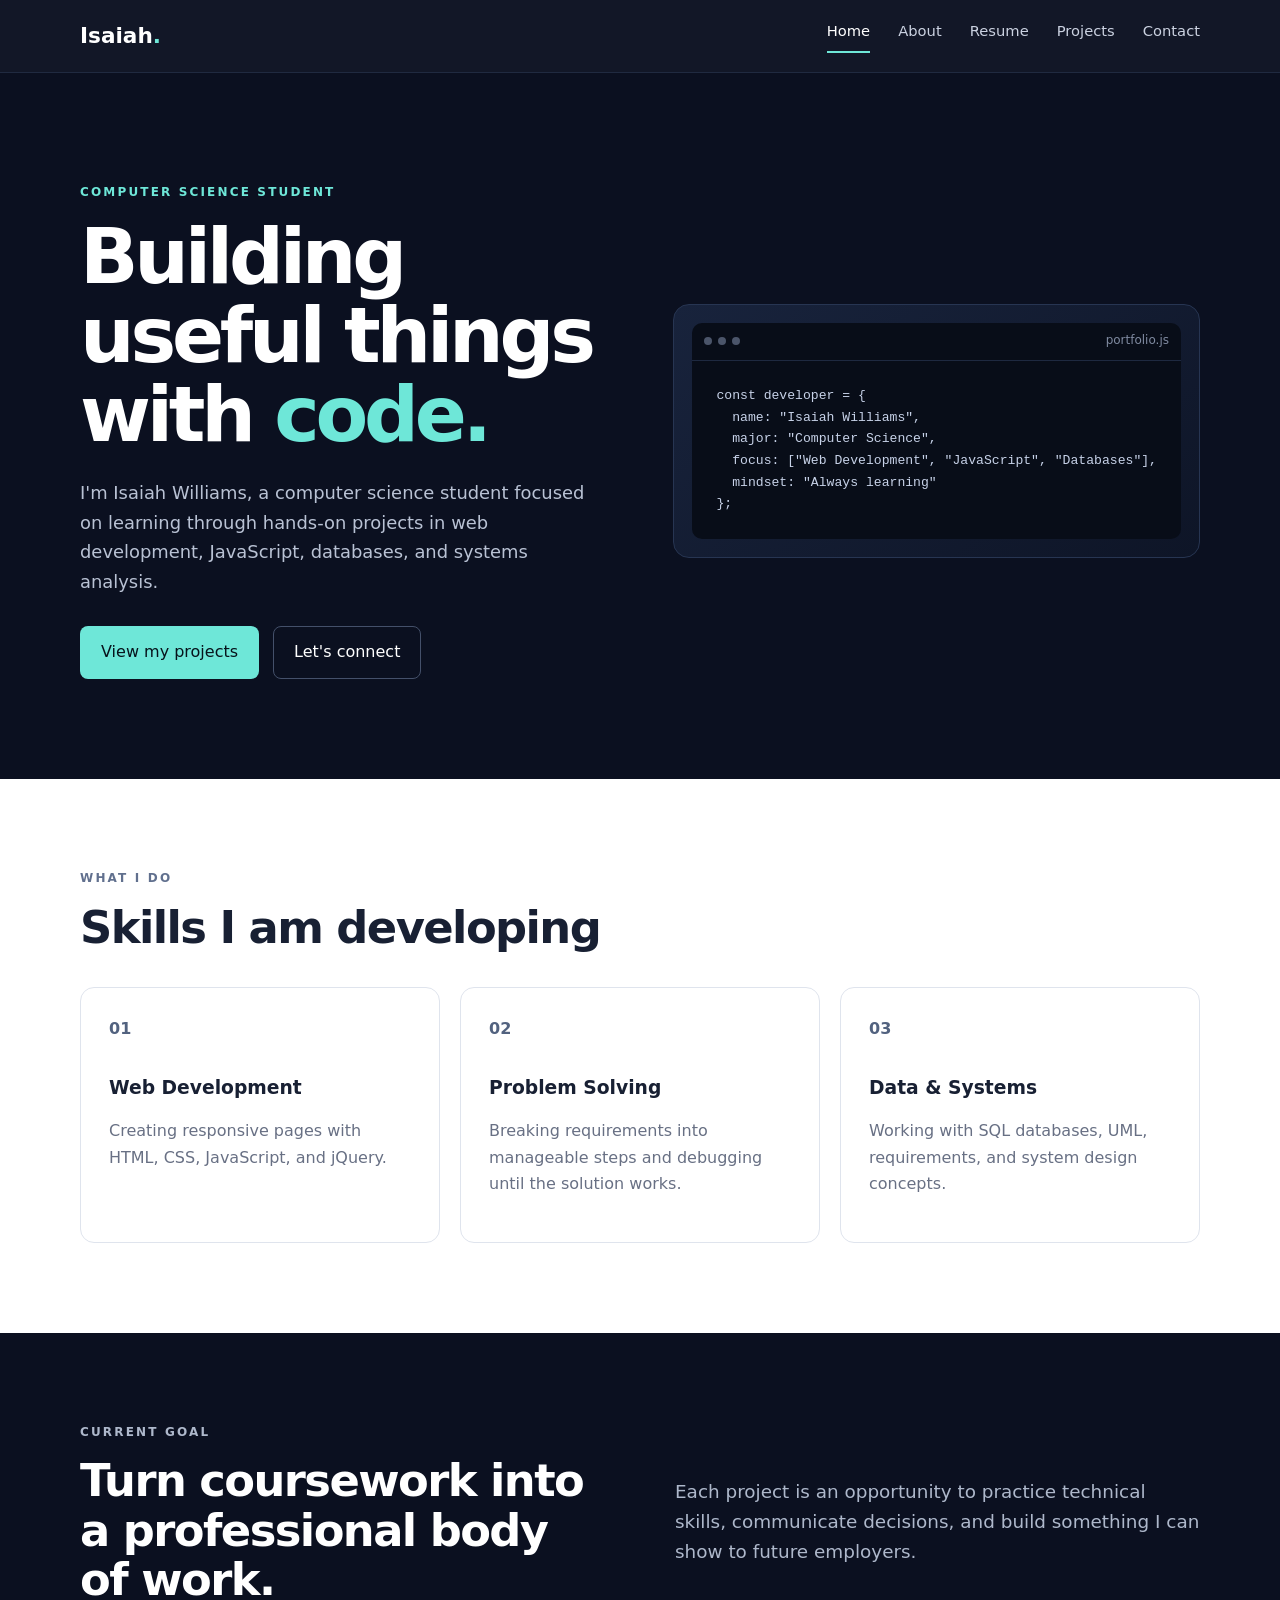
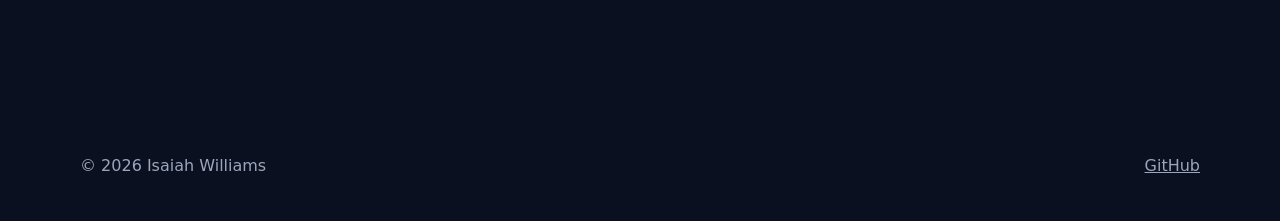
<file: index.html>
<!doctype html><html lang="en"><head><meta charset="utf-8"><meta name="viewport" content="width=device-width,initial-scale=1"><meta name="description" content="Isaiah Williams - Computer Science portfolio"><title>Isaiah Williams | Portfolio</title><link rel="stylesheet" href="styles.css"></head><body><header><nav class="nav container" aria-label="Main navigation"><a class="brand" href="index.html">Isaiah<span>.</span></a><button class="menu-toggle" aria-expanded="false" aria-controls="nav-links">☰</button><div id="nav-links" class="nav-links"><a class="active" href="index.html">Home</a><a href="about.html">About</a><a href="resume.html">Resume</a><a href="projects.html">Projects</a><a href="contact.html">Contact</a></div></nav></header><main><section class="hero"><div class="container hero-grid"><div><p class="eyebrow">COMPUTER SCIENCE STUDENT</p><h1>Building useful things with <span>code.</span></h1><p class="lead">I'm Isaiah Williams, a computer science student focused on learning through hands-on projects in web development, JavaScript, databases, and systems analysis.</p><div class="button-row"><a class="button primary" href="projects.html">View my projects</a><a class="button secondary" href="contact.html">Let's connect</a></div></div><div class="hero-card"><div class="code-window"><div class="window-bar"><i></i><i></i><i></i><span>portfolio.js</span></div><pre><code>const developer = {
  name: "Isaiah Williams",
  major: "Computer Science",
  focus: ["Web Development", "JavaScript", "Databases"],
  mindset: "Always learning"
};</code></pre></div></div></div></section><section class="section"><div class="container"><div class="section-heading"><p class="eyebrow">WHAT I DO</p><h2>Skills I am developing</h2></div><div class="feature-grid"><article class="feature-card"><div class="icon">01</div><h3>Web Development</h3><p>Creating responsive pages with HTML, CSS, JavaScript, and jQuery.</p></article><article class="feature-card"><div class="icon">02</div><h3>Problem Solving</h3><p>Breaking requirements into manageable steps and debugging until the solution works.</p></article><article class="feature-card"><div class="icon">03</div><h3>Data & Systems</h3><p>Working with SQL databases, UML, requirements, and system design concepts.</p></article></div></div></section><section class="section dark"><div class="container split"><div><p class="eyebrow">CURRENT GOAL</p><h2>Turn coursework into a professional body of work.</h2></div><p>Each project is an opportunity to practice technical skills, communicate decisions, and build something I can show to future employers.</p></div></section></main><footer><div class="container footer-inner"><p>© 2026 Isaiah Williams</p><a href="https://github.com/isaiah0713/zay">GitHub</a></div></footer><script src="script.js"></script></body></html>
</file>
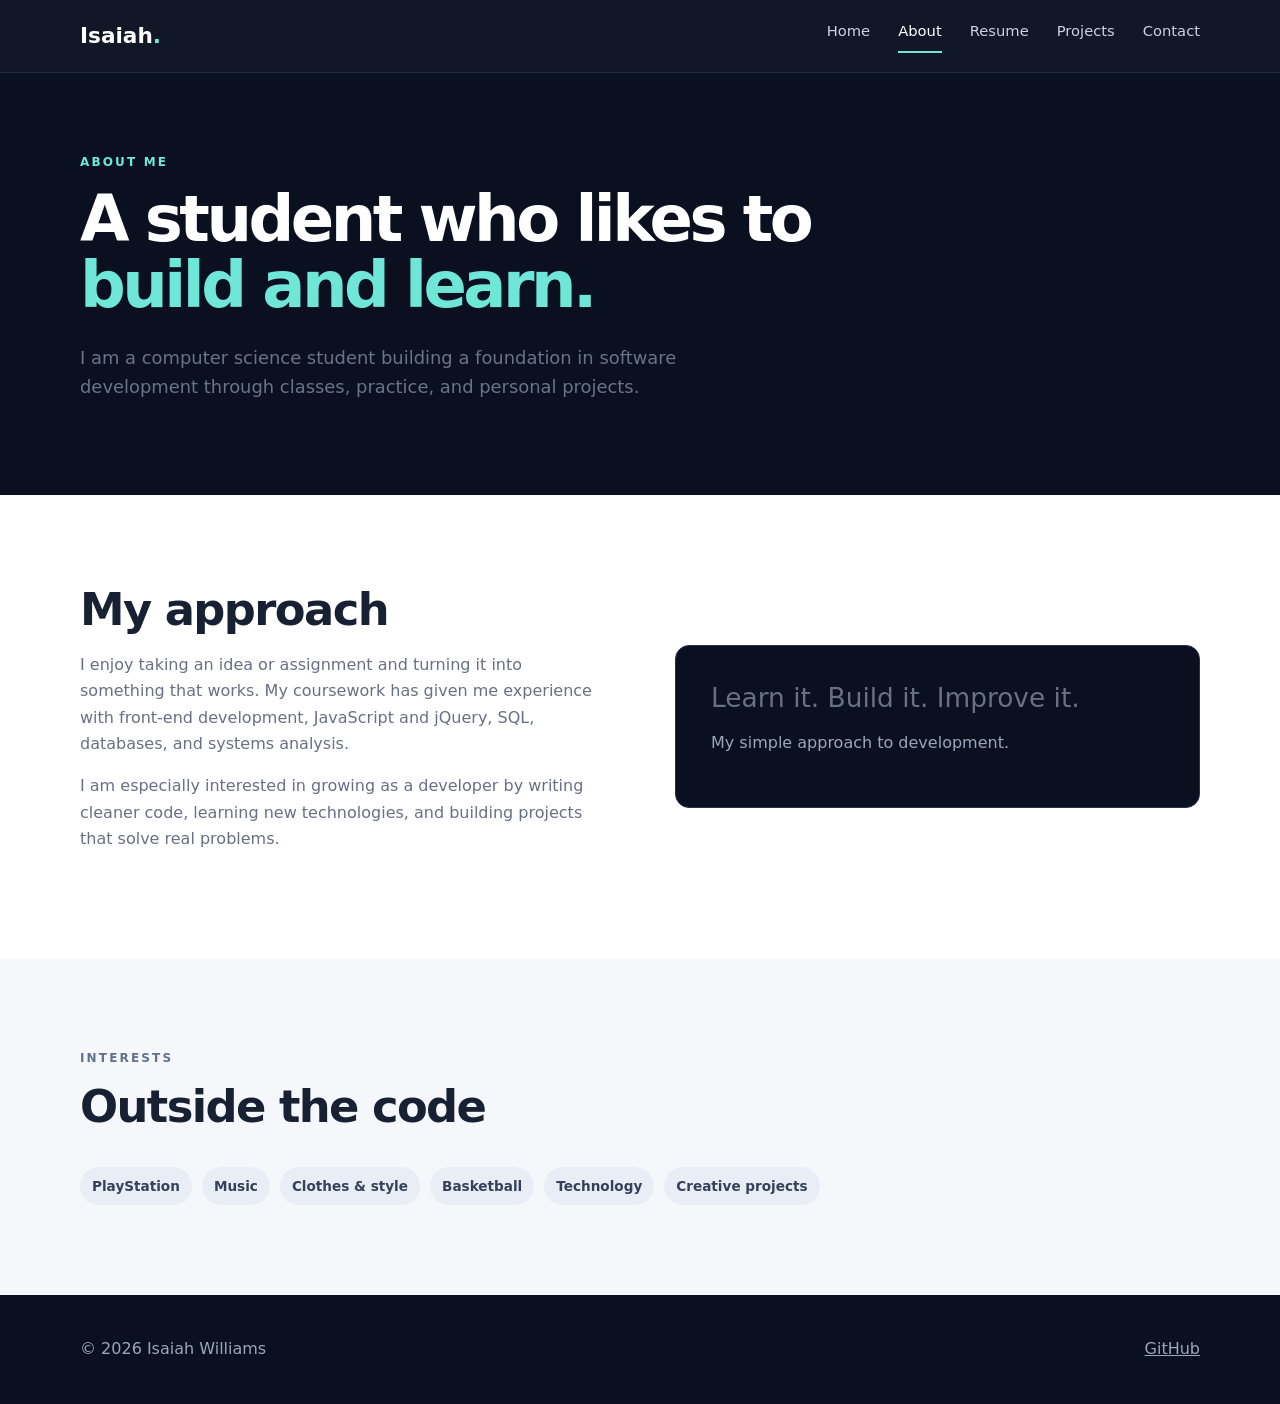
<file: about.html>
<!doctype html><html lang="en"><head><meta charset="utf-8"><meta name="viewport" content="width=device-width,initial-scale=1"><meta name="description" content="About Isaiah Williams"><title>About | Isaiah Williams</title><link rel="stylesheet" href="styles.css"></head><body><header><nav class="nav container" aria-label="Main navigation"><a class="brand" href="index.html">Isaiah<span>.</span></a><button class="menu-toggle" aria-expanded="false" aria-controls="nav-links">☰</button><div id="nav-links" class="nav-links"><a href="index.html">Home</a><a class="active" href="about.html">About</a><a href="resume.html">Resume</a><a href="projects.html">Projects</a><a href="contact.html">Contact</a></div></nav></header><main class="page"><section class="page-hero"><div class="container"><p class="eyebrow">ABOUT ME</p><h1>A student who likes to <span>build and learn.</span></h1><p class="lead narrow">I am a computer science student building a foundation in software development through classes, practice, and personal projects.</p></div></section><section class="section"><div class="container about-grid"><div><h2>My approach</h2><p>I enjoy taking an idea or assignment and turning it into something that works. My coursework has given me experience with front-end development, JavaScript and jQuery, SQL, databases, and systems analysis.</p><p>I am especially interested in growing as a developer by writing cleaner code, learning new technologies, and building projects that solve real problems.</p></div><aside class="quote-card"><p class="quote">Learn it. Build it. Improve it.</p><p class="muted">My simple approach to development.</p></aside></div></section><section class="section alt"><div class="container"><div class="section-heading"><p class="eyebrow">INTERESTS</p><h2>Outside the code</h2></div><div class="tag-list"><span>PlayStation</span><span>Music</span><span>Clothes & style</span><span>Basketball</span><span>Technology</span><span>Creative projects</span></div></div></section></main><footer><div class="container footer-inner"><p>© 2026 Isaiah Williams</p><a href="https://github.com/isaiah0713/zay">GitHub</a></div></footer><script src="script.js"></script></body></html>
</file>
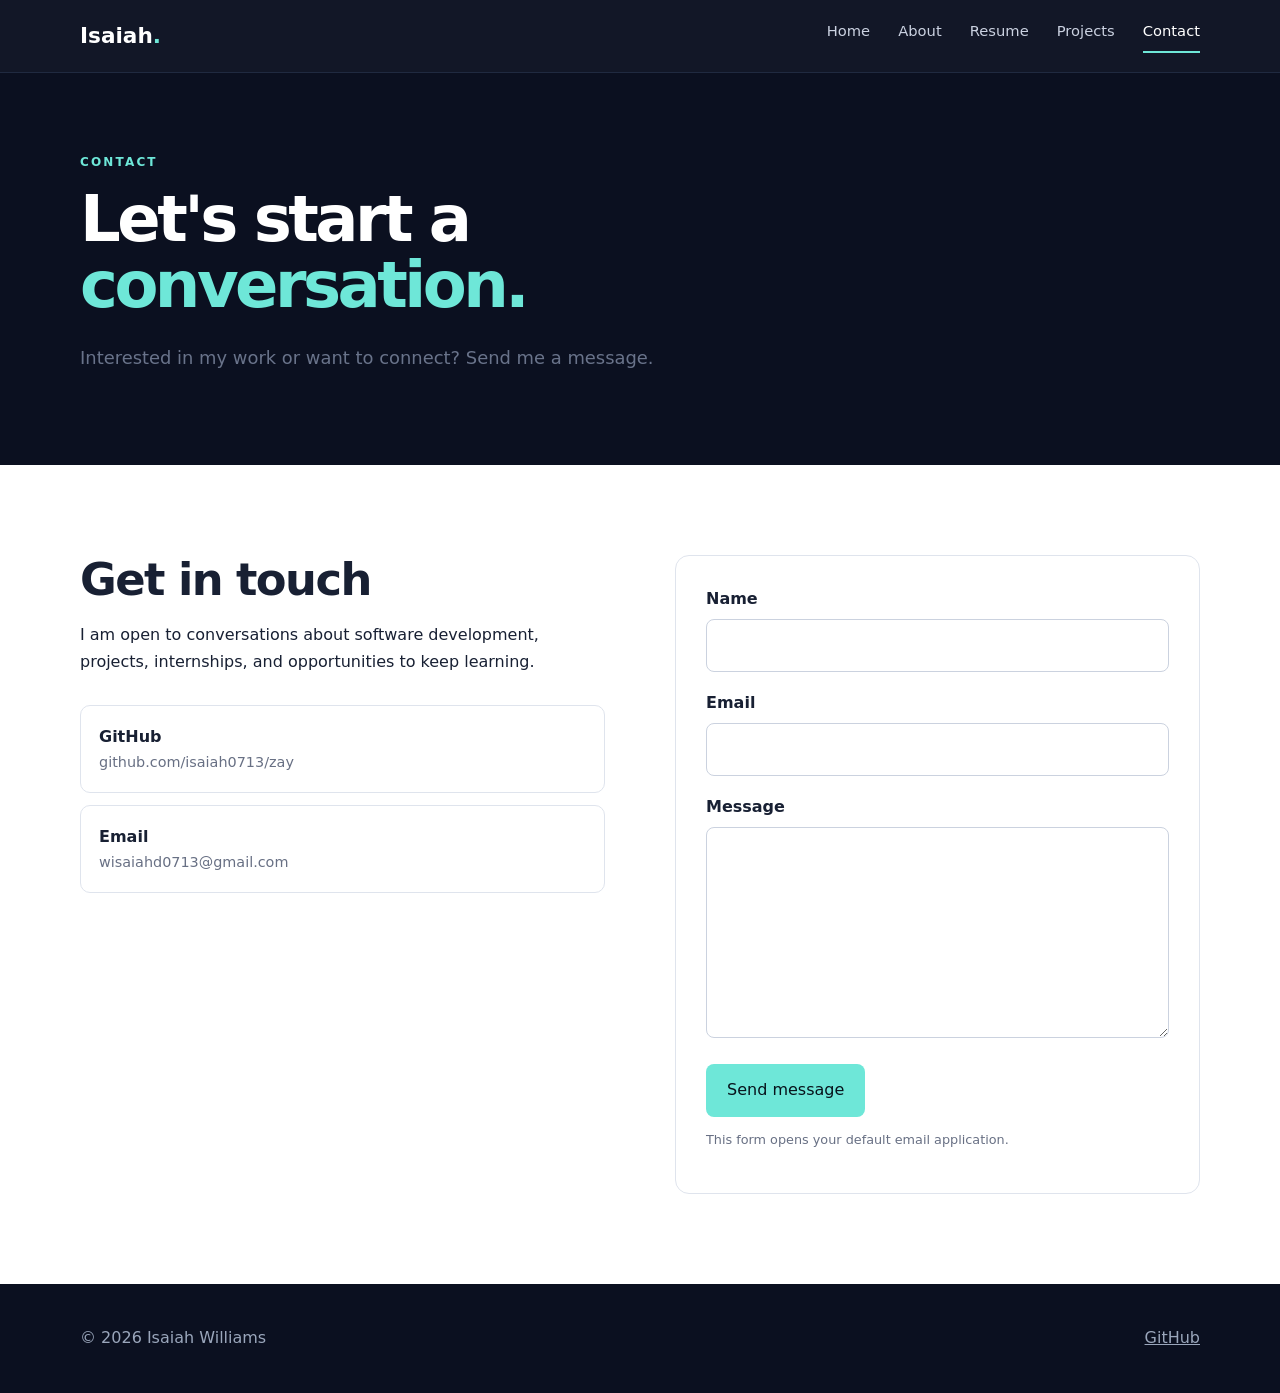
<file: contact.html>
<!doctype html><html lang="en"><head><meta charset="utf-8"><meta name="viewport" content="width=device-width,initial-scale=1"><meta name="description" content="Contact Isaiah Williams"><title>Contact | Isaiah Williams</title><link rel="stylesheet" href="styles.css"></head><body><header><nav class="nav container" aria-label="Main navigation"><a class="brand" href="index.html">Isaiah<span>.</span></a><button class="menu-toggle" aria-expanded="false" aria-controls="nav-links">☰</button><div id="nav-links" class="nav-links"><a href="index.html">Home</a><a href="about.html">About</a><a href="resume.html">Resume</a><a href="projects.html">Projects</a><a class="active" href="contact.html">Contact</a></div></nav></header><main class="page"><section class="page-hero"><div class="container"><p class="eyebrow">CONTACT</p><h1>Let's start a <span>conversation.</span></h1><p class="lead narrow">Interested in my work or want to connect? Send me a message.</p></div></section><section class="section"><div class="container contact-grid"><div><h2>Get in touch</h2><p>I am open to conversations about software development, projects, internships, and opportunities to keep learning.</p><div class="contact-links"><a href="https://github.com/isaiah0713/zay"><strong>GitHub</strong><span>github.com/isaiah0713/zay</span></a><a href="mailto:wisaiahd0713@gmail.com"><strong>Email</strong><span>wisaiahd0713@gmail.com</span></a></div></div><form class="contact-form" action="mailto:wisaiahd0713@gmail.com" method="post" enctype="text/plain"><label for="name">Name</label><input id="name" name="name" required><label for="email">Email</label><input id="email" name="email" type="email" required><label for="message">Message</label><textarea id="message" name="message" rows="7" required></textarea><button class="button primary" type="submit">Send message</button><p class="form-note">This form opens your default email application.</p></form></div></section></main><footer><div class="container footer-inner"><p>© 2026 Isaiah Williams</p><a href="https://github.com/isaiah0713/zay">GitHub</a></div></footer><script src="script.js"></script></body></html>
</file>
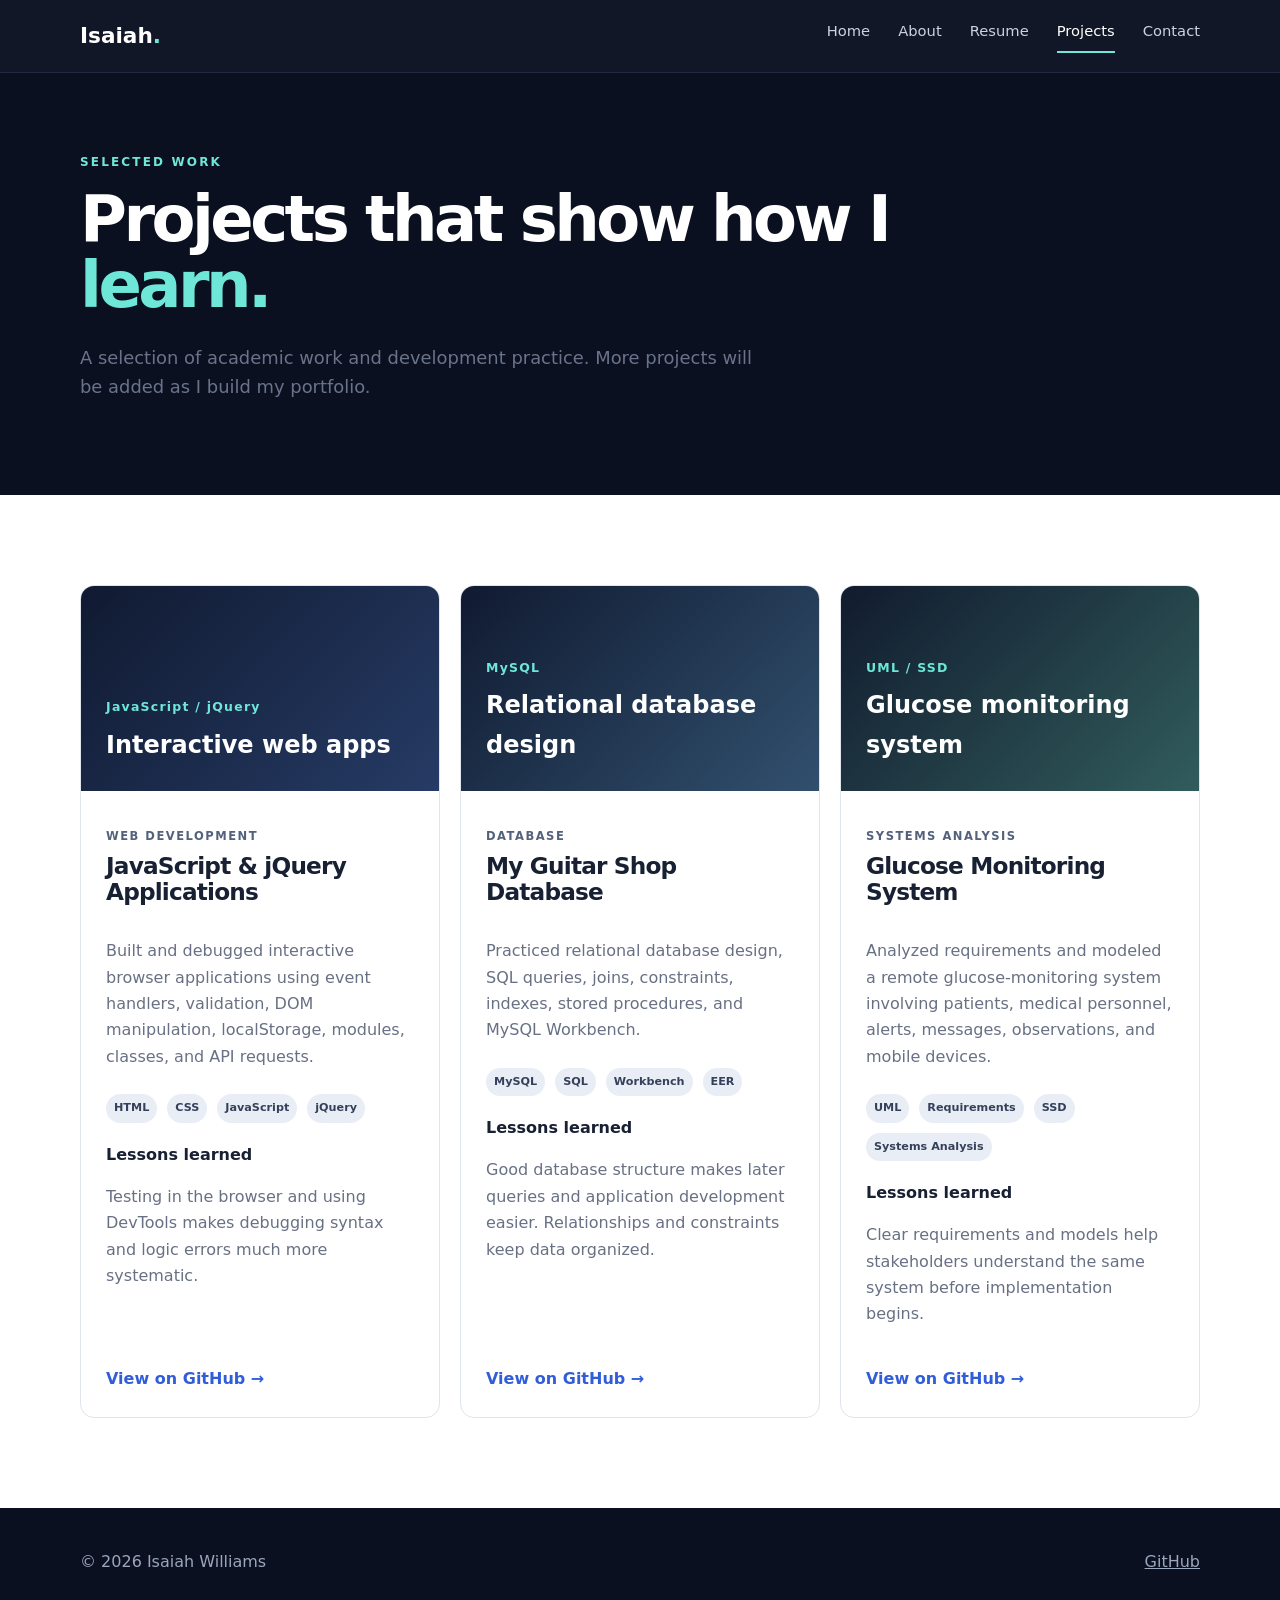
<file: projects.html>
<!doctype html><html lang="en"><head><meta charset="utf-8"><meta name="viewport" content="width=device-width,initial-scale=1"><meta name="description" content="Projects by Isaiah Williams"><title>Projects | Isaiah Williams</title><link rel="stylesheet" href="styles.css"></head><body><header><nav class="nav container" aria-label="Main navigation"><a class="brand" href="index.html">Isaiah<span>.</span></a><button class="menu-toggle" aria-expanded="false" aria-controls="nav-links">☰</button><div id="nav-links" class="nav-links"><a href="index.html">Home</a><a href="about.html">About</a><a href="resume.html">Resume</a><a class="active" href="projects.html">Projects</a><a href="contact.html">Contact</a></div></nav></header><main class="page"><section class="page-hero"><div class="container"><p class="eyebrow">SELECTED WORK</p><h1>Projects that show how I <span>learn.</span></h1><p class="lead narrow">A selection of academic work and development practice. More projects will be added as I build my portfolio.</p></div></section><section class="section"><div class="container project-grid"><article class="project-card"><div class="project-shot js-shot"><span>JavaScript / jQuery</span><strong>Interactive web apps</strong></div><div class="project-body"><p class="project-type">WEB DEVELOPMENT</p><h2>JavaScript & jQuery Applications</h2><p>Built and debugged interactive browser applications using event handlers, validation, DOM manipulation, localStorage, modules, classes, and API requests.</p><div class="tech"><span>HTML</span><span>CSS</span><span>JavaScript</span><span>jQuery</span></div><h3>Lessons learned</h3><p>Testing in the browser and using DevTools makes debugging syntax and logic errors much more systematic.</p><a class="text-link" href="https://github.com/isaiah0713/zay">View on GitHub →</a></div></article><article class="project-card"><div class="project-shot sql-shot"><span>MySQL</span><strong>Relational database design</strong></div><div class="project-body"><p class="project-type">DATABASE</p><h2>My Guitar Shop Database</h2><p>Practiced relational database design, SQL queries, joins, constraints, indexes, stored procedures, and MySQL Workbench.</p><div class="tech"><span>MySQL</span><span>SQL</span><span>Workbench</span><span>EER</span></div><h3>Lessons learned</h3><p>Good database structure makes later queries and application development easier. Relationships and constraints keep data organized.</p><a class="text-link" href="https://github.com/isaiah0713/zay">View on GitHub →</a></div></article><article class="project-card"><div class="project-shot sys-shot"><span>UML / SSD</span><strong>Glucose monitoring system</strong></div><div class="project-body"><p class="project-type">SYSTEMS ANALYSIS</p><h2>Glucose Monitoring System</h2><p>Analyzed requirements and modeled a remote glucose-monitoring system involving patients, medical personnel, alerts, messages, observations, and mobile devices.</p><div class="tech"><span>UML</span><span>Requirements</span><span>SSD</span><span>Systems Analysis</span></div><h3>Lessons learned</h3><p>Clear requirements and models help stakeholders understand the same system before implementation begins.</p><a class="text-link" href="https://github.com/isaiah0713/zay">View on GitHub →</a></div></article></div></section></main><footer><div class="container footer-inner"><p>© 2026 Isaiah Williams</p><a href="https://github.com/isaiah0713/zay">GitHub</a></div></footer><script src="script.js"></script></body></html>
</file>
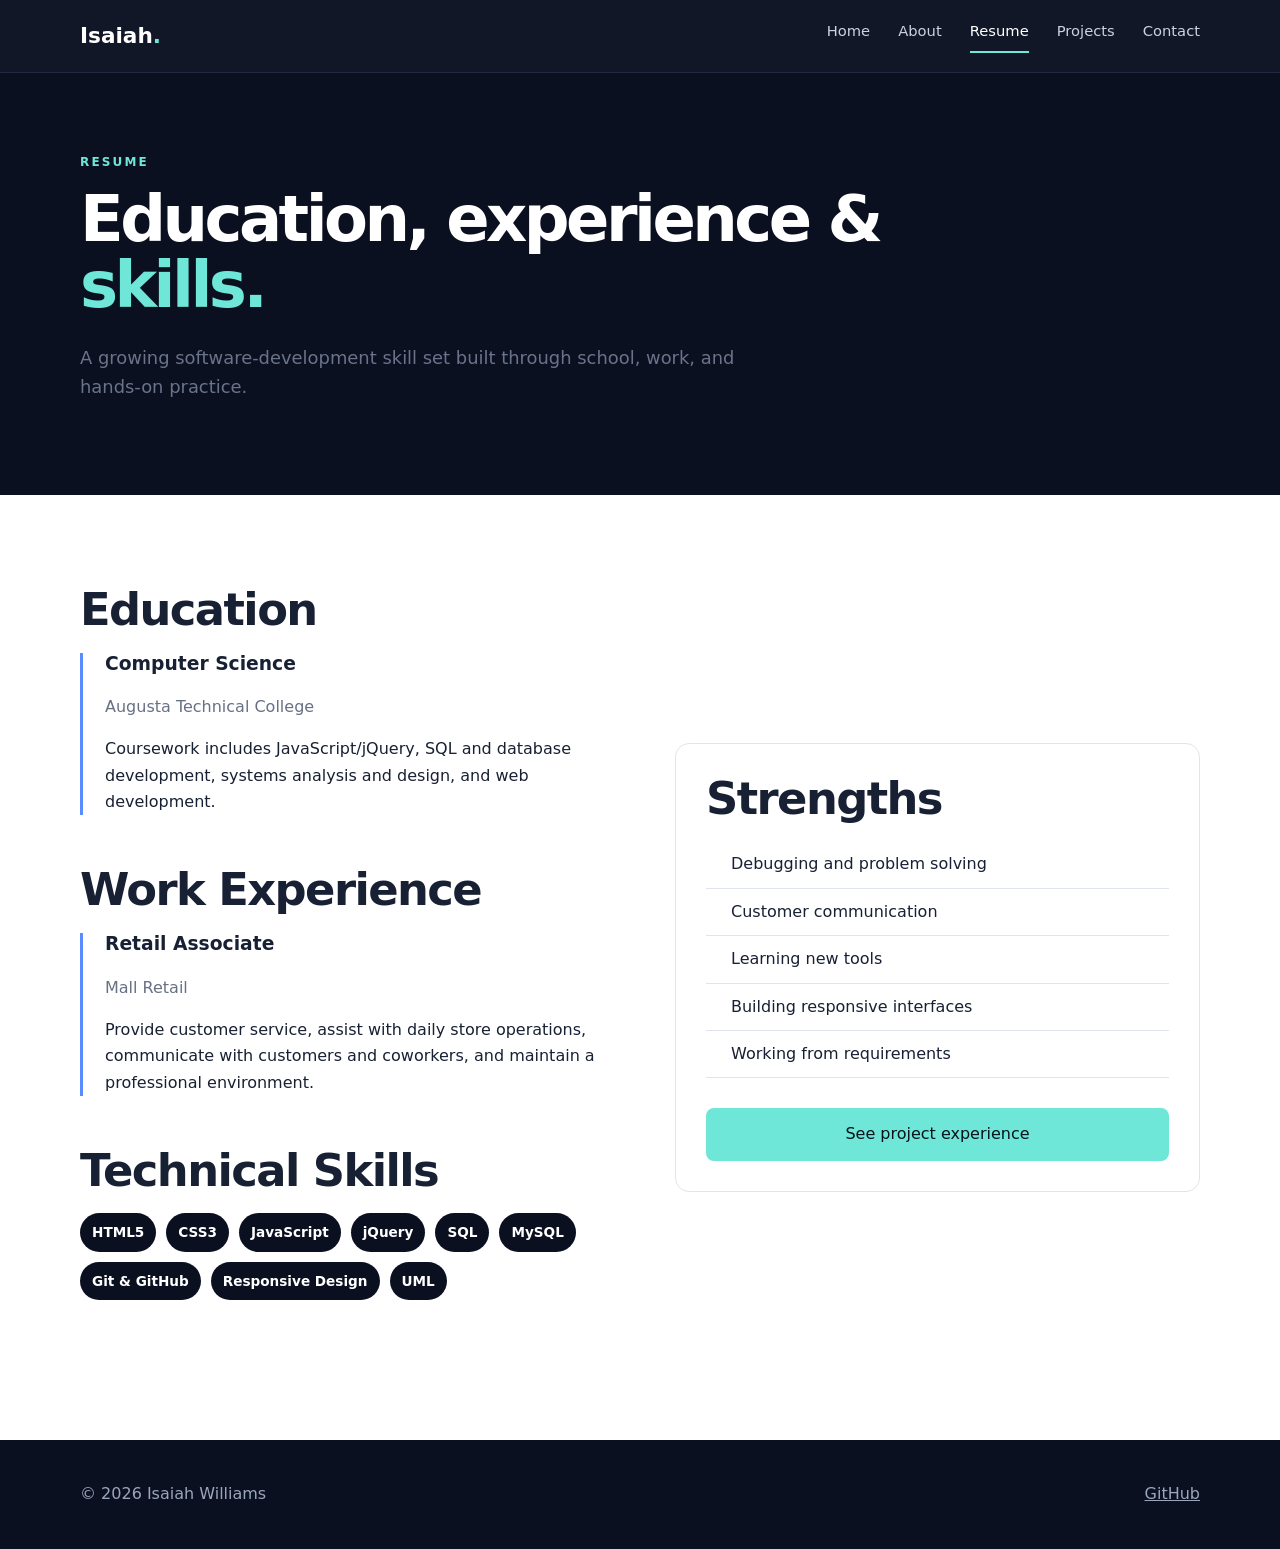
<file: resume.html>
<!doctype html><html lang="en"><head><meta charset="utf-8"><meta name="viewport" content="width=device-width,initial-scale=1"><meta name="description" content="Resume of Isaiah Williams"><title>Resume | Isaiah Williams</title><link rel="stylesheet" href="styles.css"></head><body><header><nav class="nav container" aria-label="Main navigation"><a class="brand" href="index.html">Isaiah<span>.</span></a><button class="menu-toggle" aria-expanded="false" aria-controls="nav-links">☰</button><div id="nav-links" class="nav-links"><a href="index.html">Home</a><a href="about.html">About</a><a class="active" href="resume.html">Resume</a><a href="projects.html">Projects</a><a href="contact.html">Contact</a></div></nav></header><main class="page"><section class="page-hero"><div class="container"><p class="eyebrow">RESUME</p><h1>Education, experience & <span>skills.</span></h1><p class="lead narrow">A growing software-development skill set built through school, work, and hands-on practice.</p></div></section><section class="section"><div class="container resume-grid"><div><div class="resume-block"><h2>Education</h2><div class="timeline-item"><h3>Computer Science</h3><p class="muted">Augusta Technical College</p><p>Coursework includes JavaScript/jQuery, SQL and database development, systems analysis and design, and web development.</p></div></div><div class="resume-block"><h2>Work Experience</h2><div class="timeline-item"><h3>Retail Associate</h3><p class="muted">Mall Retail</p><p>Provide customer service, assist with daily store operations, communicate with customers and coworkers, and maintain a professional environment.</p></div></div><div class="resume-block"><h2>Technical Skills</h2><div class="skill-list"><span>HTML5</span><span>CSS3</span><span>JavaScript</span><span>jQuery</span><span>SQL</span><span>MySQL</span><span>Git & GitHub</span><span>Responsive Design</span><span>UML</span></div></div></div><aside class="resume-side"><h2>Strengths</h2><ul class="check-list"><li>Debugging and problem solving</li><li>Customer communication</li><li>Learning new tools</li><li>Building responsive interfaces</li><li>Working from requirements</li></ul><a class="button primary full" href="projects.html">See project experience</a></aside></div></section></main><footer><div class="container footer-inner"><p>© 2026 Isaiah Williams</p><a href="https://github.com/isaiah0713/zay">GitHub</a></div></footer><script src="script.js"></script></body></html>
</file>
<file: styles.css>
:root{--bg:#0b1020;--surface:#121a2d;--text:#182033;--muted:#687084;--white:#fff;--accent:#6ee7d8;--blue:#5b8cff;--line:#dfe4ed;--max:1120px}*{box-sizing:border-box}html{scroll-behavior:smooth}body{margin:0;font-family:Inter,system-ui,-apple-system,"Segoe UI",sans-serif;color:var(--text);background:#fff;line-height:1.65}a{color:inherit}.container{width:min(var(--max),calc(100% - 40px));margin:auto}header{background:rgba(11,16,32,.97);color:#fff;position:sticky;top:0;z-index:10;border-bottom:1px solid #202a40}.nav{height:72px;display:flex;align-items:center;justify-content:space-between}.brand{font-size:1.35rem;font-weight:800;text-decoration:none}.brand span,h1 span{color:var(--accent)}.nav-links{display:flex;gap:28px}.nav-links a{font-size:.92rem;text-decoration:none;color:#cbd2e1}.nav-links a:hover,.nav-links a.active{color:#fff}.nav-links a.active{border-bottom:2px solid var(--accent);padding-bottom:8px}.menu-toggle{display:none;background:none;border:0;color:#fff;font-size:1.5rem}.hero{background:var(--bg);color:#fff;padding:110px 0 100px}.hero-grid{display:grid;grid-template-columns:1.1fr .9fr;gap:70px;align-items:center}.eyebrow{font-size:.75rem;letter-spacing:.18em;font-weight:800;color:#61708e;margin:0 0 14px}.hero .eyebrow,.page-hero .eyebrow{color:var(--accent)}h1{font-size:clamp(2.7rem,6vw,5.4rem);line-height:1.03;letter-spacing:-.055em;margin:0 0 24px}h2{font-size:clamp(1.8rem,4vw,2.8rem);line-height:1.1;letter-spacing:-.035em;margin:0 0 18px}h3{line-height:1.2}.lead{font-size:1.12rem;color:#b9c2d4;max-width:650px}.lead.narrow{max-width:700px;color:#69738a}.button-row{display:flex;gap:14px;margin-top:30px;flex-wrap:wrap}.button{display:inline-block;padding:12px 20px;border-radius:8px;text-decoration:none;font-weight:750;border:1px solid transparent;cursor:pointer;font:inherit}.button.primary{background:var(--accent);color:#07131b}.button.secondary{border-color:#44506a;color:#fff}.button:hover{transform:translateY(-1px)}.hero-card{background:linear-gradient(145deg,#18233c,#0e1527);border:1px solid #273552;padding:18px;border-radius:16px}.code-window{background:#080d18;border-radius:10px;overflow:hidden}.window-bar{height:38px;display:flex;align-items:center;gap:6px;padding:0 12px;color:#7f8aa0;font-size:.75rem;border-bottom:1px solid #1e2940}.window-bar i{width:8px;height:8px;border-radius:50%;background:#4b556a}.window-bar span{margin-left:auto}.code-window pre{margin:0;padding:24px;overflow:auto;color:#c7d2e8;font-size:.82rem}.section{padding:90px 0}.section.alt{background:#f5f7fb}.dark{background:var(--bg);color:#fff}.dark p{color:#aeb8cb}.section-heading{margin-bottom:35px}.feature-grid,.project-grid{display:grid;grid-template-columns:repeat(3,1fr);gap:20px}.feature-card,.project-card,.quote-card,.resume-side,.contact-form{border:1px solid var(--line);border-radius:14px;background:#fff}.feature-card{padding:28px}.feature-card p,.project-body>p{color:var(--muted)}.icon{font-weight:800;color:#52627f;margin-bottom:35px}.split,.about-grid,.resume-grid,.contact-grid{display:grid;grid-template-columns:1fr 1fr;gap:70px;align-items:center}.split>p{font-size:1.15rem}.page-hero{background:var(--bg);color:#fff;padding:80px 0 75px}.page-hero h1{font-size:clamp(2.6rem,5vw,4.6rem);max-width:850px}.about-grid p{max-width:680px;color:var(--muted)}.quote-card{padding:35px;background:var(--bg);color:#fff;border-color:#26334d}.quote{font-size:1.65rem;line-height:1.25;margin:0 0 15px}.muted{color:var(--muted)}.quote-card .muted{color:#9aa6bb}.tag-list,.skill-list,.tech{display:flex;flex-wrap:wrap;gap:10px}.tag-list span,.skill-list span,.tech span{padding:8px 12px;border-radius:999px;background:#e9eef6;color:#35415a;font-size:.85rem;font-weight:700}.resume-block{margin-bottom:50px}.timeline-item{border-left:3px solid var(--blue);padding-left:22px}.skill-list span{background:var(--bg);color:#fff}.resume-side{padding:30px}.check-list{padding:0;margin:0 0 30px;list-style:none}.check-list li{padding:10px 0 10px 25px;border-bottom:1px solid var(--line)}.full{width:100%;text-align:center}.project-card{overflow:hidden;display:flex;flex-direction:column}.project-shot{height:205px;padding:25px;display:flex;flex-direction:column;justify-content:flex-end;background:linear-gradient(135deg,#101a31,#263b65);color:#fff}.project-shot span{color:var(--accent);font-weight:800;font-size:.78rem;letter-spacing:.1em}.project-shot strong{font-size:1.5rem;margin-top:8px}.sql-shot{background:linear-gradient(135deg,#101a31,#31506e)}.sys-shot{background:linear-gradient(135deg,#111b2e,#315c5c)}.project-body{padding:25px;display:flex;flex-direction:column;flex:1}.project-type{font-size:.72rem!important;font-weight:800;letter-spacing:.13em;color:#53617b!important;margin-bottom:7px}.project-body h2{font-size:1.45rem}.project-body h3{font-size:1rem;margin:22px 0 4px}.project-body .tech{margin-top:8px}.project-body .tech span{font-size:.7rem;padding:5px 8px}.text-link{margin-top:auto;padding-top:22px;color:#315ed8;font-weight:800;text-decoration:none}.contact-grid{align-items:start}.contact-links{display:grid;gap:12px;margin-top:30px}.contact-links a{display:flex;flex-direction:column;padding:18px;border:1px solid var(--line);border-radius:10px;text-decoration:none}.contact-links span{color:var(--muted);font-size:.9rem}.contact-form{padding:30px}.contact-form label{display:block;font-weight:750;margin-bottom:7px}.contact-form input,.contact-form textarea{width:100%;padding:12px;border:1px solid #cbd2df;border-radius:8px;font:inherit;margin-bottom:18px}.contact-form input:focus,.contact-form textarea:focus{outline:3px solid rgba(91,140,255,.2);border-color:var(--blue)}.form-note{font-size:.8rem;color:var(--muted)}footer{background:var(--bg);color:#9aa6bb;padding:25px 0}.footer-inner{display:flex;justify-content:space-between;align-items:center}.footer a{color:#fff;text-decoration:none}.footer p{margin:0;font-size:.85rem}@media(max-width:850px){.hero-grid,.split,.about-grid,.resume-grid,.contact-grid{grid-template-columns:1fr;gap:35px}.feature-grid,.project-grid{grid-template-columns:1fr 1fr}.nav-links{position:absolute;top:72px;left:0;right:0;background:var(--bg);display:none;flex-direction:column;padding:20px}.nav-links.open{display:flex}.nav-links a.active{border:0}.menu-toggle{display:block}}@media(max-width:560px){.container{width:calc(100% - 28px)}.feature-grid,.project-grid{grid-template-columns:1fr}.section{padding:65px 0}.hero{padding:65px 0}.button{width:100%;text-align:center}.footer-inner{flex-direction:column;gap:5px}.code-window pre{font-size:.72rem}}@media(prefers-reduced-motion:reduce){html{scroll-behavior:auto}}
</file>
